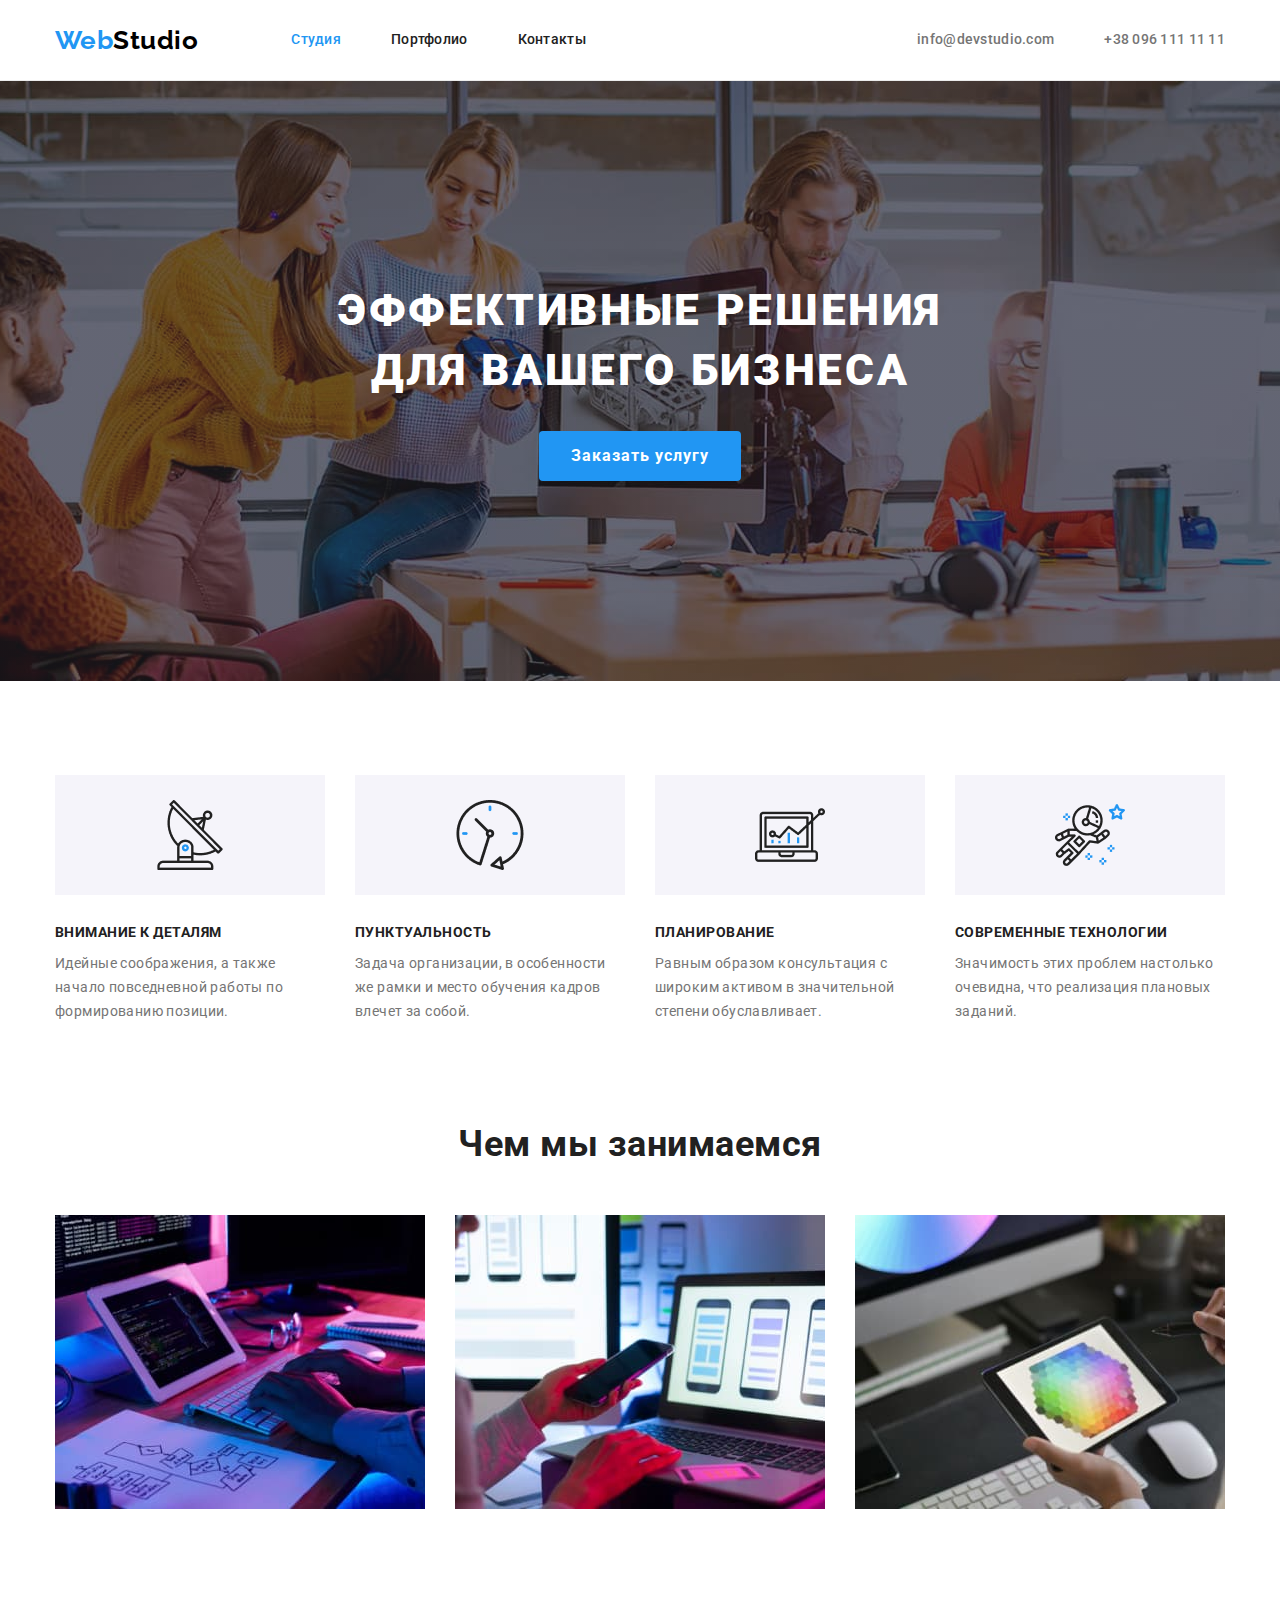
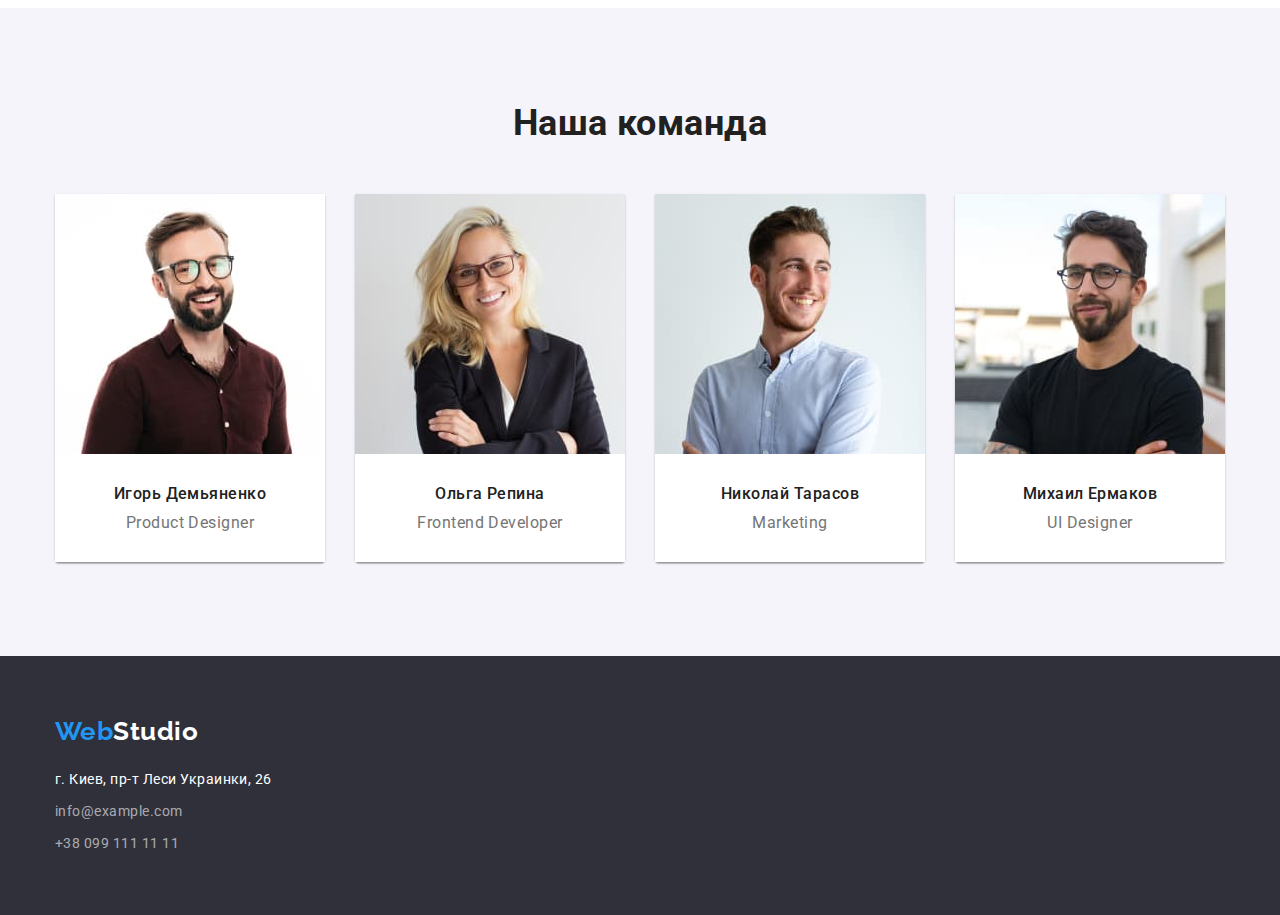
<file: index.html>
<!DOCTYPE html>
<html lang="ru">

<head>
    <meta charset="UTF-8">
    <meta http-equiv="X-UA-Compatible" content="IE=edge">
    <meta name="viewport" content="width=device-width, initial-scale=1.0">
    <title>WebStudio</title>
    <link rel="preconnect" href="https://fonts.googleapis.com">
    <link rel="preconnect" href="https://fonts.gstatic.com" crossorigin>
    <link href="https://fonts.googleapis.com/css2?family=Raleway:wght@700&family=Roboto:wght@400;500;700;900&display=swap"
        rel="stylesheet">
    <link rel="stylesheet" href="https://cdnjs.cloudflare.com/ajax/libs/modern-normalize/1.1.0/modern-normalize.min.css">
    <link rel="stylesheet" href="./css/styles.css">
</head>
<body>
    <!-- Хедер -->
    <header class="header">
        <div class="container">
            <a class="header-logo link" href="/" lang="en">Web<span>Studio</span></a>
            <!-- Навигация сайта -->
            <nav>
                <ul class="site-nav list">
                    <li class="nav-item">
                        <a class="nav-link link current" href="">Студия</a>
                    </li>
                    <li class="nav-item">
                        <a class="nav-link link" href="./portfolio.html">Портфолио</a>
                    </li>
                    <li class="nav-item">
                        <a class="nav-link link" href="">Контакты</a>
                    </li>
                </ul>
            </nav>
            <!-- Хедер-контакты -->
            <ul class="header-contacts list">
                <li class="header-item">
                    <a class="header-email link" href="mailto:info@devstudio.com">info@devstudio.com</a>
                </li>
                <li class="header-item">
                    <a class="header-tel link" href="tel:+380961111111">+38 096 111 11 11</a>
                </li>
            </ul>
                    
        </div>
    </header>
    <main>
        <!-- Hero section -->
        <section class="hero">
            <div class="container">
                <h1 class="hero-title">Эффективные решения для вашего бизнеса</h1>
                <button class="hero-button" type="button">Заказать услугу</button>
            </div>
        </section>    
        <!-- Advantages -->
        <section class="section advantages">
            <div class="container">
                <h2 class="advantages-title visually-hidden">Наши преимущества</h2>
                <ul class="advantages-list list">
                    <li class="advantages-item antenna">
                        <h3 class="advantages-subtitle">Внимание к деталям</h3>
                        <p class="advantages-text">Идейные соображения, а также начало повседневной работы по формированию позиции.</p>
                    </li>
                    <li class="advantages-item clock">
                        <h3 class="advantages-subtitle">Пунктуальность</h3>
                        <p class="advantages-text">Задача организации, в особенности же рамки и место обучения кадров влечет за собой.
                        </p>
                    </li>
                    <li class="advantages-item diagram">
                        <h3 class="advantages-subtitle">Планирование</h3>
                        <p class="advantages-text">Равным образом консультация с широким активом в значительной степени обуславливает.
                        </p>
                    </li>
                    <li class="advantages-item astronaut">
                        <h3 class="advantages-subtitle">Современные технологии</h3>
                        <p class="advantages-text">Значимость этих проблем настолько очевидна, что реализация плановых заданий.</p>
                    </li>
                </ul>
                
            </div>
        </section>
        <!-- Чем мы занимаемся -->
        <section class=" section tasks">
            <div class="container">
                <h2 class="tasks-title title">Чем мы занимаемся</h2>
                <ul class="tasks-list list">
                    <li class="tasks-item">
                        <img src="./images/img1.jpg" alt="Создание веб-страницы" width="370">
                    </li>
                    <li class="tasks-item">
                        <img src="./images/img2.jpg" alt="Разработка интерфейса приложений" width="370">
                    </li>
                    <li class="tasks-item">
                        <img src="./images/img3.jpg" alt="Выбор цвета для дизайна" width="370">
                    </li>
                </ul>
            </div>
        </section>
        <!-- Наша команда -->
        <section class="section team">
            <div class="container">
                <h2 class="team-title title">Наша команда</h2>
                <ul class="team-list list">
                    <li class="team-item">
                        <img class="team-photo" src="./images/ig.jpg" alt="сотрудник студии Игорь Демьяненко" width="270">
                        <div class="team-member">
                            <h3 class="team-name">Игорь Демьяненко</h3>
                            <p class="team-position" lang="en">Product Designer</p>
                        </div>
                    </li>
                    <li class="team-item">
                        <img class="team-photo" src="./images/or.jpg" alt="сотрудник студии Ольга Репина" width="270">
                        <div class="team-member">
                            <h3 class="team-name">Ольга Репина</h3>
                            <p class="team-position" lang="en">Frontend Developer</p>
                        </div>
                    </li>
                    <li class="team-item">
                        <img class="team-photo" src="./images/nt.jpg" alt="сотрудник студии Николай Тарасов" width="270">
                        <div class="team-member">
                            <h3 class="team-name">Николай Тарасов</h3>
                            <p class="team-position" lang="en">Marketing</p>
                        </div>
                    </li>
                    <li class="team-item">
                        <img class="team-photo" src="./images/my.jpg" alt="сотрудник студии Михаил Ермаков" width="270">
                        <div class="team-member">
                            <h3 class="team-name">Михаил Ермаков</h3>
                            <p class="team-position" lang="en">UI Designer</p>
                        </div>
                    </li>
                </ul>
            </div>
            
        </section>
    </main>
    <!-- Футер -->
    <footer class="footer">
        <div class="container">
            <a class="footer-logo link" href="/" lang="en">Web<span>Studio</span></a>
            <address>
                <ul class="address-list list">
                    <li><a class="footer-address link"
                            href="https://www.google.com.ua/maps/place/%D0%B1%D1%83%D0%BB.+%D0%9B%D0%B5%D1%81%D0%B8+%D0%A3%D0%BA%D1%80%D0%B0%D0%B8%D0%BD%D0%BA%D0%B8,+26,+%D0%9A%D0%B8%D0%B5%D0%B2,+02000/@50.4265841,30.5361971,17z/data=!3m1!4b1!4m5!3m4!1s0x40d4cf0e033ecbe9:0x57a4dffefec77da0!8m2!3d50.4265807!4d30.5383858?hl=ru"
                            target="_blank" rel="noreferrer noopener">г. Киев, пр-т Леси Украинки, 26</a>
                    </li>
                    <li class="footer-mail-item"><a class="footer-email link" href="mailto:info@example.com">info@example.com</a>
                    </li>
                    <li class="footer-tel-item"><a class="footer-tel link" href="tel:+380991111111">+38 099 111 11 11</a>
                    </li>
                </ul>
            </address>
        </div>
    </footer>
</body>

</html>
</file>
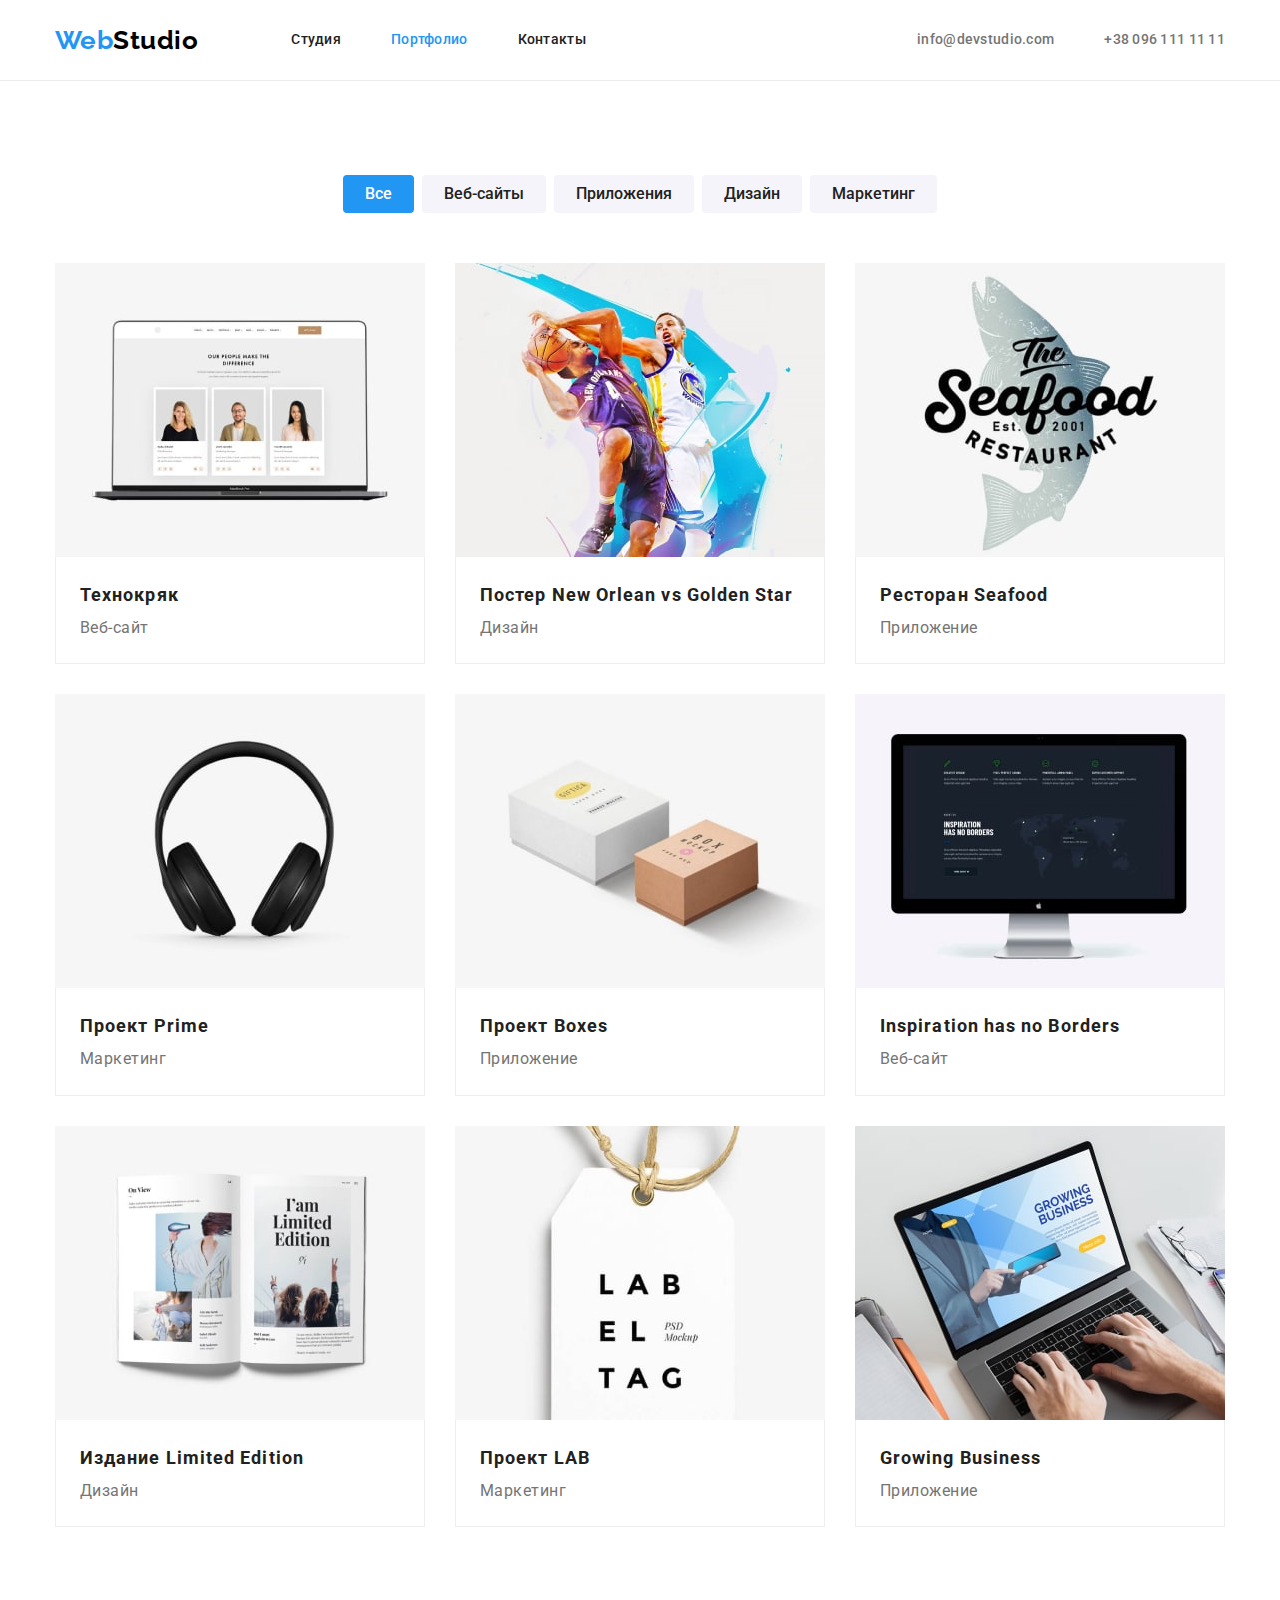
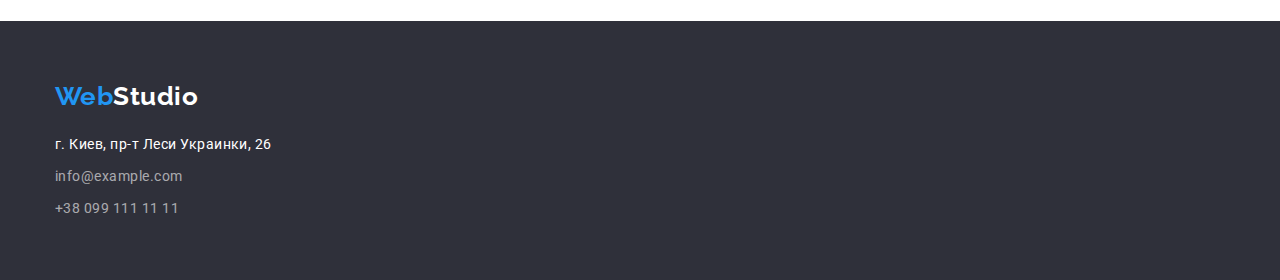
<file: portfolio.html>
<!DOCTYPE html>
<html lang="ru">
<head>
    <meta charset="UTF-8">
    <meta http-equiv="X-UA-Compatible" content="IE=edge">
    <meta name="viewport" content="width=Po, initial-scale=1.0">
    <title>WS Portfolio</title>
    <link rel="preconnect" href="https://fonts.googleapis.com">
    <link rel="preconnect" href="https://fonts.gstatic.com" crossorigin>
    <link href="https://fonts.googleapis.com/css2?family=Raleway:wght@700&family=Roboto:wght@400;500;700;900&display=swap"
        rel="stylesheet">
    <link rel="stylesheet" href="https://cdnjs.cloudflare.com/ajax/libs/modern-normalize/1.1.0/modern-normalize.min.css">
    <link rel="stylesheet" href="./css/styles.css">
</head>
<body>
    <header class="header">
        <div class="container">
            <a class="header-logo link" href="/" lang="en">Web<span>Studio</span></a>
            <!-- Навигация сайта -->
            <nav>
                <ul class="site-nav list">
                    <li class="nav-item">
                        <a class="nav-link link" href="./index.html">Студия</a>
                    </li>
                    <li class="nav-item">
                        <a class="nav-link current link" href="">Портфолио</a>
                    </li>
                    <li class="nav-item">
                        <a class="nav-link link" href="">Контакты</a>
                    </li>
                </ul>
            </nav>
            <!-- Хедер контакты -->
            <ul class="header-contacts list">
                <li class="header-item">
                    <a class="header-email link" href="mailto:info@devstudio.com">info@devstudio.com</a>
                </li>
                <li class="header-item">
                    <a class="header-tel link" href="tel:+380961111111">+38 096 111 11 11</a>
                </li>
            </ul>
        </div>
    </header>       
    <main>
        <!---------------PORTFOLIO-------------->
        <section class="section">
            <!-----Filter -->
            <h1 class="visually-hidden">Портфолио</h1>
            <div class="container">
                <ul class="filter list">
                    <li class="top-btn"><button class="btn current" type="button">Все</button></li>
                    <li class="top-btn"><button class="btn" type="button">Веб-сайты</button></li>
                    <li class="top-btn"><button class="btn" type="button">Приложения</button></li>
                    <li class="top-btn"><button class="btn" type="button">Дизайн</button></li>
                    <li class="top-btn"><button class="btn" type="button">Маркетинг</button></li>
                </ul>
                <!-- Gallery  -->
                <ul class="gallery-list list">
                    <li class="gallery-item">
                        <img class="gallery-img" src="./images/portfolio-page/technokryak.jpg" width="370" alt="Открытый ноутбук с сайтом на мониторе">
                        <div class="pic-descr">
                            <h2 class="gallery-item-title technokryak">Технокряк</h2>
                            <p class="gallery-item-descr technokryak">Веб-сайт</p>
                        </div>
                    </li>
                    <li class="gallery-item">
                        <img class="gallery-img" src="./images/portfolio-page/new-orlean-bascketball.jpg" width="370" alt="Спортсмены играют в баскетбол">
                        <div class="pic-descr">
                            <h2 class="gallery-item-title new-orlean">Постер New Orlean vs Golden Star</h2>
                            <p class="gallery-item-descr new-orlean">Дизайн</p>
                        </div>
                    </li>
                    <li class="gallery-item">
                        <img class="gallery-img" src="./images/portfolio-page/seafood.jpg" width="370"
                            alt="Стилизированное изображение лосося с надписью The Seafood">
                        <div class="pic-descr">
                            <h2 class="gallery-item-title seafood">Ресторан Seafood</h2>
                            <p class="gallery-item-descr seafood">Приложение</p>
                        </div>
                    </li>
                    <li class="gallery-item">
                        <img class="gallery-img" src="./images/portfolio-page/prime-headphones.jpg" width="370" alt="Черные наушники">
                        <div class="pic-descr">
                            <h2 class="gallery-item-title prime">Проект Prime</h2>
                            <p class="gallery-item-descr prime">Маркетинг</p>
                        </div>
                    </li>
                    <li class="gallery-item">
                        <img class="gallery-img" src="./images/portfolio-page/boxes-project.jpg" width="370" alt="Белая коробка  и розовая коробка">
                        <div class="pic-descr">
                            <h2 class="gallery-item-title boxes">Проект Boxes</h2>
                            <p class="gallery-item-descr boxes">Приложение</p>
                        </div>
                    </li>
                    <li class="gallery-item">
                        <img class="gallery-img" src="./images/portfolio-page/inspiration-monitor.jpg" width="370" alt="Монитор компьютера">
                        <div class="pic-descr">
                            <h2 class="gallery-item-title inspiration" lang="en">Inspiration has no Borders</h2>
                            <p class="gallery-item-descr inspiration">Веб-сайт</p>
                        </div>
                    </li>
                    <li class="gallery-item">
                        <img class="gallery-img" src="./images/portfolio-page/limited-edition-journal.jpg" width="370" alt="Разворот журнала">
                        <div class="pic-descr">
                            <h2 class="gallery-item-title edition">Издание Limited Edition</h2>
                            <p class="gallery-item-descr edition">Дизайн</p>
                        </div>
                    </li>
                    <li class="gallery-item">
                        <img class="gallery-img" src="./images/portfolio-page/lab-project.jpg" width="370" alt="Бирка">
                        <div class="pic-descr">
                            <h2 class="gallery-item-title lab">Проект LAB</h2>
                            <p class="gallery-item-descr lab">Маркетинг</p>
                        </div>
                    </li>
                    <li class="gallery-item">
                        <img class="gallery-img" src="./images/portfolio-page/growing-business-laptop.jpg" width="370"
                            alt="Монитор ноутбука с надписью Растущий бизнес">
                        <div class="pic-descr">
                            <h2 class="gallery-item-title growing-business" lang="en">Growing Business</h2>
                            <p class="gallery-item-descr growing-business">Приложение</p>
                        </div>
                    </li>
                
                </ul>
            </div>

        </section>
    </main>
    <!-- Футер -->
    <footer class="footer">
        <div class="container">
            <a class="footer-logo link" href="/" lang="en">Web<span>Studio</span></a>
            <address>
                <ul class="address-list list">
                    <li><a class="footer-address link"
                            href="https://www.google.com.ua/maps/place/%D0%B1%D1%83%D0%BB.+%D0%9B%D0%B5%D1%81%D0%B8+%D0%A3%D0%BA%D1%80%D0%B0%D0%B8%D0%BD%D0%BA%D0%B8,+26,+%D0%9A%D0%B8%D0%B5%D0%B2,+02000/@50.4265841,30.5361971,17z/data=!3m1!4b1!4m5!3m4!1s0x40d4cf0e033ecbe9:0x57a4dffefec77da0!8m2!3d50.4265807!4d30.5383858?hl=ru"
                            target="_blank" rel="noreferrer noopener">г. Киев, пр-т Леси Украинки, 26</a>
                    </li>
                    <li class="footer-mail-item"><a class="footer-email link"
                            href="mailto:info@example.com">info@example.com</a>
                    </li>
                    <li class="footer-tel-item"><a class="footer-tel link" href="tel:+380991111111">+38 099 111 11 11</a>
                    </li>
                </ul>
            </address>    
        </div>
    </footer>
    
</body>
</html>
</file>
<file: css/styles.css>
:root {
  --text-color: #757575;
  --title-color: #212121;
  --accent-color: #2196F3;
  --main-bgd-color: #ffffff;
  --additional-bgd-color: #F5F4FA;
  --footer-bgd-color: #2F303A;
}

/* Body Common Styles */
body {
  background-color: var(--main-bgd-color);
  color: var(--text-color);
  font-family: Roboto, sans-serif;
  letter-spacing: 0.03em;

}

p,
h1,
h2,
h3,
h4,
h5 {
  margin: 0;
}

.list {
  padding: 0;
  margin: 0;
  list-style: none;
}

.link {
  text-decoration: none;
}

.container {
  width: 1200px;
  padding-left: 15px;
  padding-right: 15px;
  margin: 0 auto;
  /* outline: 1px solid red */
}

.section {
  padding-top: 94px;
  padding-bottom: 94px;
}

.title {
  color: var(--title-color);
  font-size: 36px;
  line-height: 1.17;
  text-align: center;
}

.visually-hidden {
  position: absolute;
  white-space: nowrap;
  width: 1px;
  height: 1px;
  overflow: hidden;
  border: 0;
  padding: 0;
  clip: rect(0 0 0 0);
  clip-path: inset(50%);
  margin: -1px;
}

/* Хедер */


.header>.container {
  display: flex;
  align-items: center;
}

.header {
  border-bottom: 1px solid #ECECEC;
}

.header-logo {
  margin-right: 93px;

  color: var(--accent-color);
  font-family: 'Raleway', sans-serif;
  font-weight: 700;
  font-size: 26px;
  line-height: 1.19;
  text-decoration: none;
}

.header-logo>span {
  color: #000000;
}

/* Навигация сайта */

.site-nav {
  display: flex;
}

.nav-link {
  padding: 32px 0;
  display: block;

  color: var(--title-color);
  font-weight: 500;
  font-size: 14px;
  line-height: 1.14;
  letter-spacing: 0.02em;
}

.site-nav .nav-item+.nav-item {
  margin-left: 50px;
}

.site-nav a:hover,
.site-nav a:focus {
  color: var(--accent-color)
}

.current.link {
  color: var(--accent-color);
}

/* Хедер-контакты */


.header-contacts {
  display: flex;
  margin-left: auto;
}

.header-email,
.header-tel {
  padding: 32px 0;
  display: block;

  color: var(--text-color);
  font-weight: 500;
  font-size: 14px;
  line-height: 1.14;
  letter-spacing: 0.02em;
  text-decoration: none;
}

.header-contacts .header-item+.header-item {
  margin-left: 50px;
}

.header-contacts a:hover,
.header-contacts a:focus {
  color: var(--accent-color)
}

/* Hero section */
.hero {
  height: 600px;
  max-width: 1600px;
  margin: 0 auto;
  padding-top: 200px;
  padding-bottom: 200px;  
  text-align: center;

  background-color: var(--footer-bgd-color);
  background-image: linear-gradient(rgba(47, 48, 58, 0.4), rgba(47, 48, 58, 0.4)), url(../images/web-hero.jpg);
  background-size: cover;
  background-repeat: no-repeat;
  background-position: center;
}

.hero-title {
  margin: 0 auto;
  margin-bottom: 30px;
  max-width: 622px;
  text-align: center;

  color: var(--main-bgd-color);
  font-weight: 900;
  font-size: 44px;
  line-height: 1.36;
  letter-spacing: 0.06em;
  text-transform: uppercase
}

.hero-button {
  padding: 10px 32px;
  margin: 0 auto;
  display: block;
  border: none;
  border-radius: 4px;

  font-family: inherit;
  background-color: var(--accent-color);
  color: var(--main-bgd-color);
  font-weight: 700;
  font-size: 16px;
  line-height: 1.87;
  letter-spacing: 0.06em;

}

/* < !-- Advantages --> */

.section.advantages {
  padding-top: 94px;
  padding-bottom: 50px;
}

.advantages-list {
  display: flex;
}

.advantages-item {
  width: calc((100% - 90px) / 4);
  margin-right: 30px;
}

.advantages-item:last-child {
  margin-right: 0px;
}

.advantages-subtitle {
  margin-bottom: 10px;

  color: var(--title-color);
  font-weight: 700;
  font-size: 14px;
  line-height: 1.14;
  text-transform: uppercase;
}

.advantages-text {
  color: var(--text-color);
  font-size: 14px;
  line-height: 1.72;
  letter-spacing: 0.03em;
}

/* --------------Чем мы занимаемся-------- */
.section.tasks {
  padding-top: 50px;
  padding-bottom: 94px;
}

.tasks-list {
  display: flex;

}

.tasks-item {
  width: calc((100%-60px) / 3);
}

.tasks-item:not(:last-child) {
  margin-right: 30px;
}

.advantages-item::before {
  content: " ";
  display: block;
  height: 120px;
  margin-bottom: 30px;
  background-size: 70px 70px;
  background-color: #F5F4FA;
  background-repeat: no-repeat;
  background-position: center;
}

.advantages-item.antenna::before {
  background-image: url(../images/antenna\ .png);
}

.advantages-item.clock::before {
  background-image: url(../images/clock\ 1.png);
}

.advantages-item.diagram::before {
  background-image: url(../images/diagram\ .png);
}

.advantages-item.astronaut::before {
  background-image: url(../images/astronaut\ .png);
}



.tasks-title {
  margin-bottom: 50px;
}

/* < !-- Наша команда --> */

.section.team {
  background-color: #F5F4FA;
}

.team-title {
  margin-bottom: 50px;
}

.team-list {
  display: flex;
  justify-content: center;
}

.team-item {
  width: calc((100% - 90px) / 4);
  border-radius: 0px 0px 4px 4px;
  box-shadow: 0px 1px 3px rgba(0, 0, 0, 0.12),
    0px 1px 1px rgba(0, 0, 0, 0.14),
    0px 2px 1px rgba(0, 0, 0, 0.2);
}

.team-list .team-item+.team-item {
  margin-left: 30px;
}

.team-photo {
  display: block;
  width: 100%;
}

.team-member {
  padding-top: 30px;
  padding-bottom: 30px;
  text-align: center;

  background-color: var(--main-bgd-color);
}

.team-name {
  margin-bottom: 10px;

  color: var(--title-color);
  font-weight: 500;
  font-size: 16px;
  line-height: 1.19;
  text-align: center;
}

.team-position {
  color: var(--text-color);
  font-size: 16px;
  line-height: 1.19;
  text-align: center;
}

/* Футер */
.footer {
  padding-top: 60px;
  padding-bottom: 60px;
  background-color: var(--footer-bgd-color);
}

.footer-logo {
  color: var(--accent-color);
  font-family: 'Raleway', sans-serif;
  font-weight: 700;
  font-size: 26px;
  line-height: 1.19;
  text-decoration: none;
}

.footer-logo>span {
  color: var(--main-bgd-color);
}

.address-list {
  margin-top: 20px;
}

.footer-address {
  color: #FFFFFF;
  font-size: 14px;
  line-height: 1.72;
  font-style: normal;
}

.footer-tel-item,
.footer-mail-item {
  margin-top: 8px;
}

.footer-email,
.footer-tel {
  color: rgba(255, 255, 255, 0.6);
  font-size: 14px;
  line-height: 1.72;
  font-style: normal;
}

.footer-address:hover,
.footer-address:focus,
.footer-email:hover,
.footer-email:focus,
.footer-tel:hover,
.footer-tel:focus {
  color: var(--accent-color);
}

/* -----------PORTFOLIO------------- */

.portfolio-link.current {
  color: var(--accent-color);
}

/* < !------- Filter --> */

.filter.list {
  display: flex;
  justify-content: center;
  margin-bottom: 50px;
}

.filter.list .top-btn+.top-btn {
  margin-left: 8px;
}


.btn {
  padding: 6px 22px;
  font-family: inherit;
  color: var(--title-color);
  background-color: var(--additional-bgd-color);
  border: none;
  border-radius: 4px;
  font-weight: 500;
  font-size: 16px;
  line-height: calc(26 / 16);
  text-align: center;
}

.btn.current {
  color: var(--main-bgd-color);
  background-color: var(--accent-color)
}

.btn:hover,
.btn:focus {
  background-color: var(--accent-color);
  color: var(--main-bgd-color);
  cursor: pointer;
}

/* < !-- Gallery --> */


.gallery-list {
  display: flex;
  flex-wrap: wrap;
}

.gallery-item {
  width: calc((100% - 60px) / 3);
  margin-right: 30px;
  margin-bottom: 30px;
}

.gallery-img {
  display: block;
  width: 100%;
}

.gallery-list .gallery-item:nth-child(3n) {
  margin-right: 0;
}

.gallery-item:nth-last-child(-n+3) {
  margin-bottom: 0;
}

.pic-descr {
  padding: 20px 24px;
  border-right: 1px solid #EEEEEE;
  border-bottom: 1px solid #EEEEEE;
  border-left: 1px solid #EEEEEE;
}

.gallery-item-title {
  color: var(--title-color);
  font-weight: 700;
  font-size: 18px;
  line-height: 2;
  letter-spacing: 0.06em;
}

.gallery-item-descr {
  font-size: 16px;
  line-height: 1.9;
}
</file>
